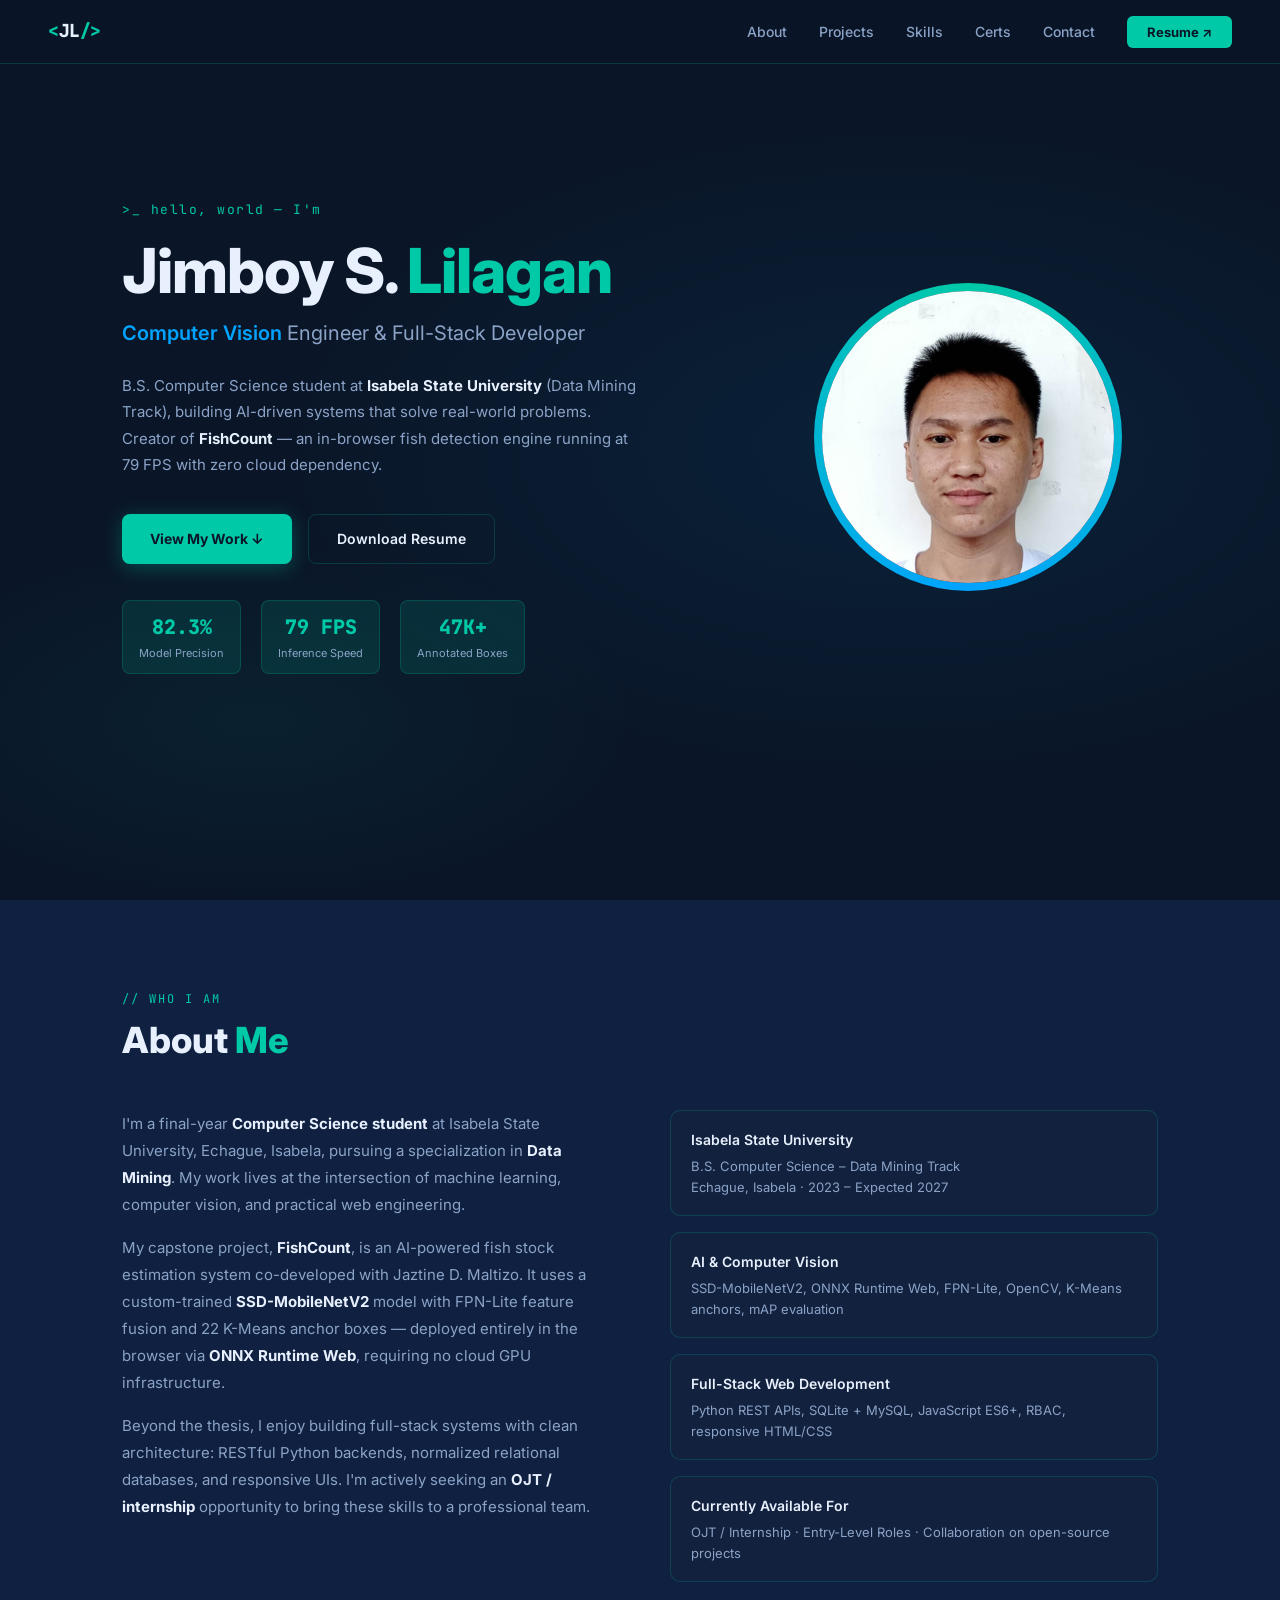
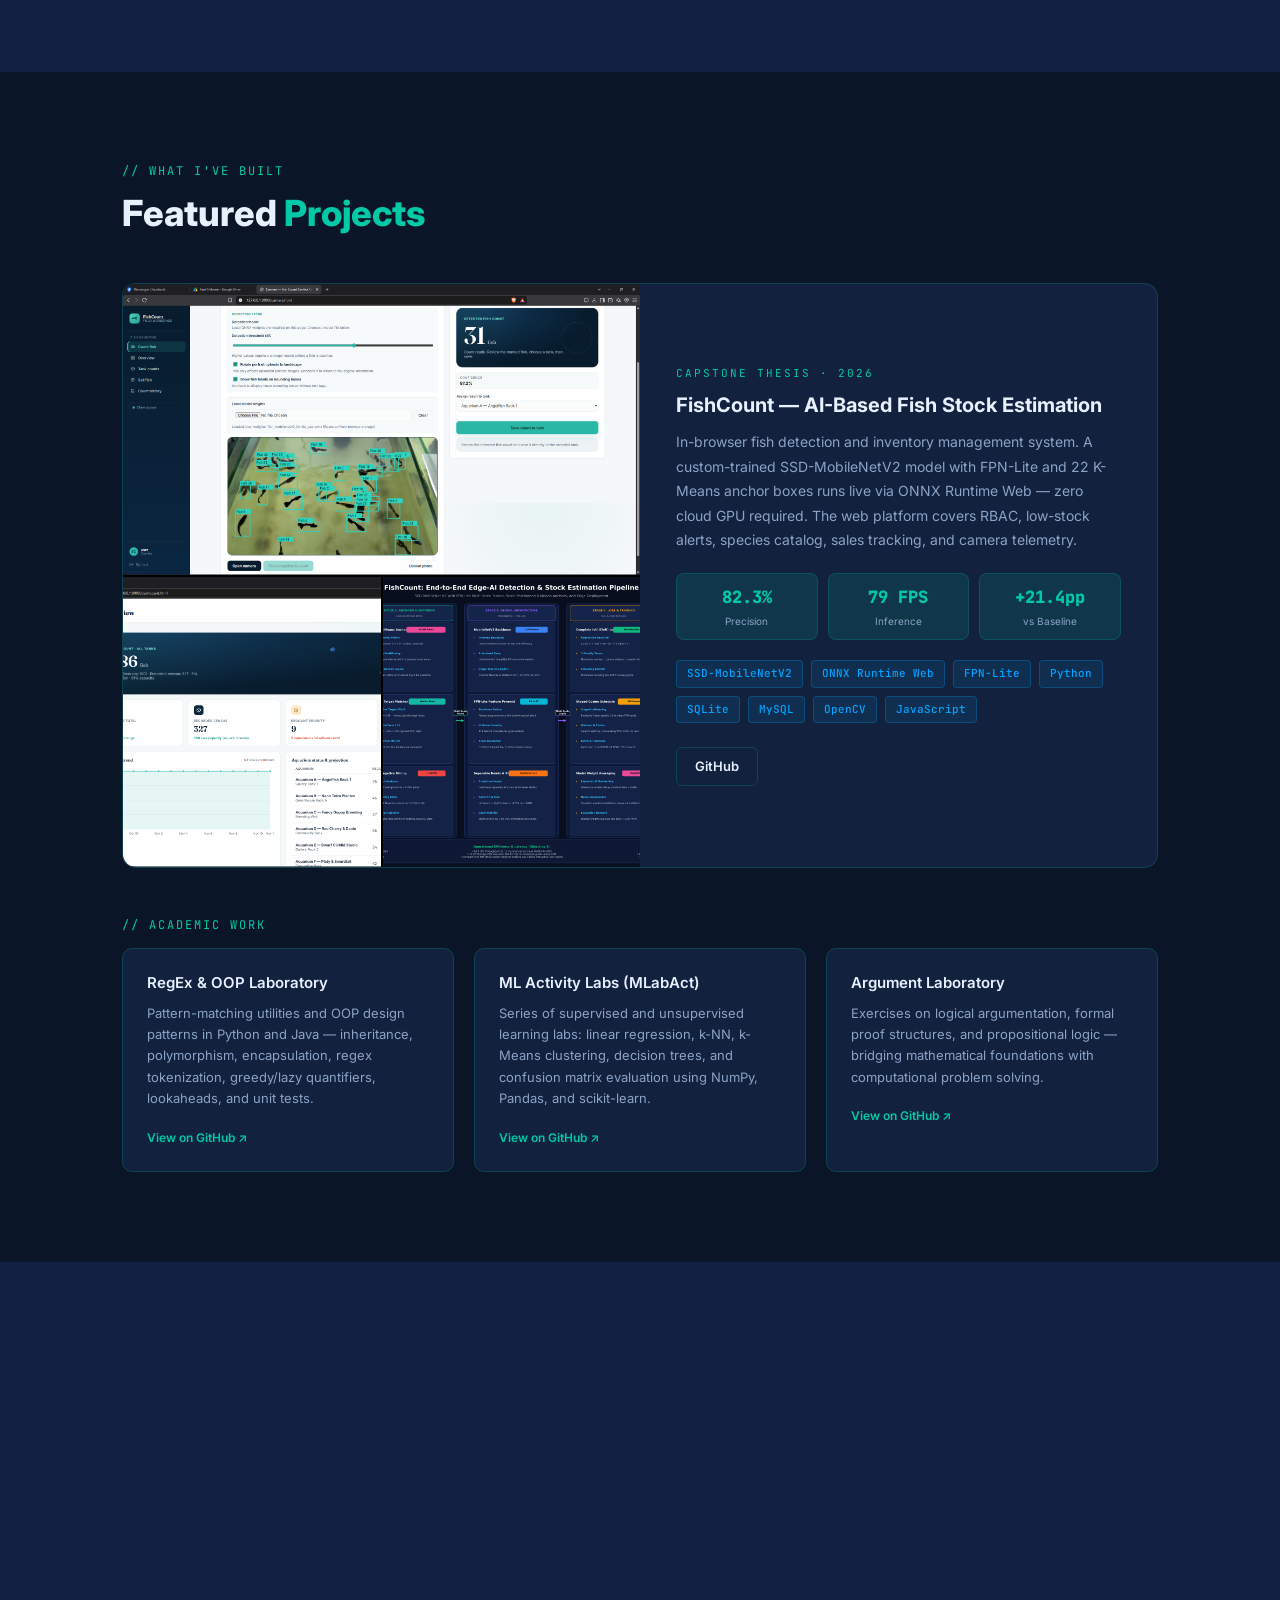
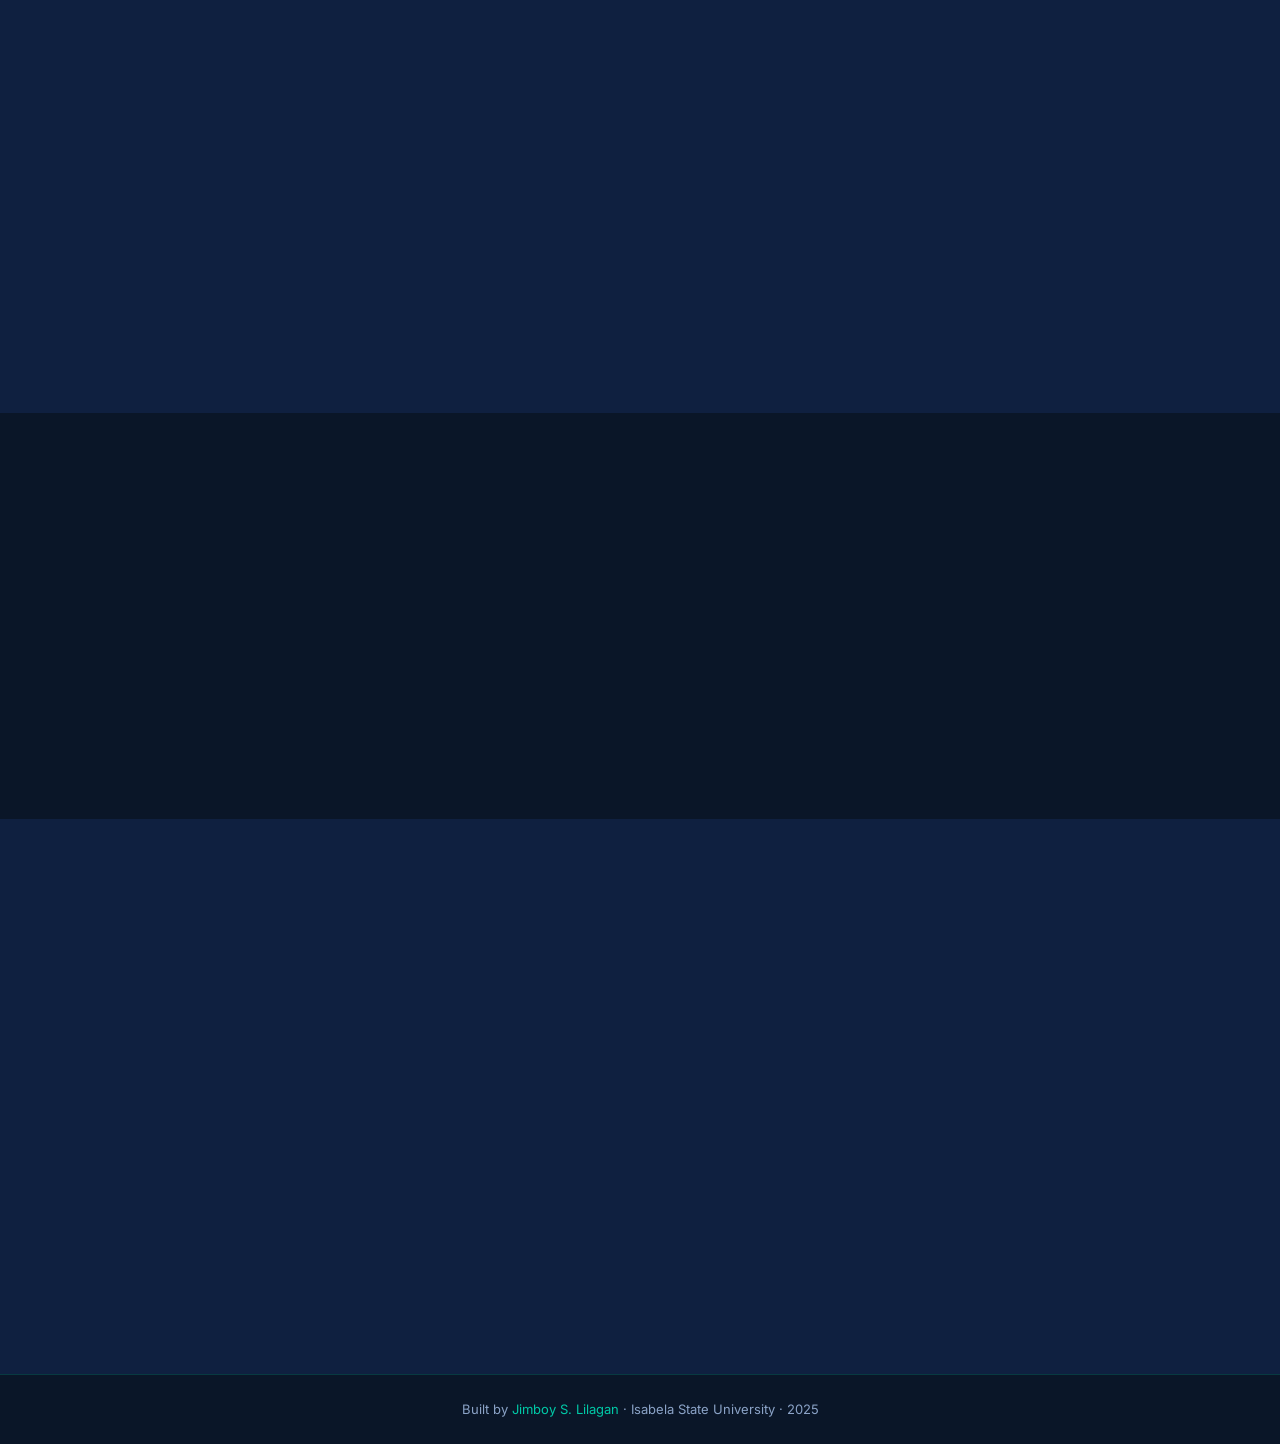
<file: index.html>
<!DOCTYPE html>
<html lang="en">
<head>
  <meta charset="UTF-8">
  <meta name="viewport" content="width=device-width, initial-scale=1.0">
  <meta name="description" content="Jimboy S. Lilagan – Computer Vision Engineer & Full-Stack Developer. Creator of FishCount, an AI-based fish stock estimation system built with SSD-MobileNetV2 and ONNX Runtime Web.">
  <title>Jimboy Lilagan | Portfolio</title>
  <link rel="preconnect" href="https://fonts.googleapis.com">
  <link rel="preconnect" href="https://fonts.gstatic.com" crossorigin>
  <link href="https://fonts.googleapis.com/css2?family=Inter:wght@300;400;500;600;700;800&family=JetBrains+Mono:wght@400;500&display=swap" rel="stylesheet">
  <style>
    /* ━━━━━━━━━━ RESET & BASE ━━━━━━━━━━ */
    *, *::before, *::after { box-sizing: border-box; margin: 0; padding: 0; }
    html { scroll-behavior: smooth; }

    :root {
      --bg: #0a1628;
      --bg2: #0f2040;
      --bg3: #162b52;
      --card: #12213d;
      --accent: #00c9a7;
      --accent2: #00a3ff;
      --accent-dim: rgba(0,201,167,0.12);
      --text: #e8f0fe;
      --text-muted: #8ba3c7;
      --border: rgba(0,201,167,0.2);
      --nav-height: 64px;
    }

    body {
      font-family: 'Inter', sans-serif;
      background: var(--bg);
      color: var(--text);
      line-height: 1.6;
      overflow-x: hidden;
    }

    a { color: var(--accent); text-decoration: none; }
    a:hover { text-decoration: underline; }

    /* ━━━━━━━━━━ SCROLLBAR ━━━━━━━━━━ */
    ::-webkit-scrollbar { width: 6px; }
    ::-webkit-scrollbar-track { background: var(--bg); }
    ::-webkit-scrollbar-thumb { background: var(--accent); border-radius: 3px; }

    /* ━━━━━━━━━━ NAV ━━━━━━━━━━ */
    nav {
      position: fixed;
      top: 0; left: 0; right: 0;
      height: var(--nav-height);
      background: rgba(10,22,40,0.92);
      backdrop-filter: blur(12px);
      border-bottom: 1px solid var(--border);
      z-index: 1000;
      display: flex;
      align-items: center;
      justify-content: space-between;
      padding: 0 48px;
    }
    .nav-logo {
      font-size: 18px;
      font-weight: 800;
      color: var(--accent);
      letter-spacing: -0.5px;
      font-family: 'JetBrains Mono', monospace;
    }
    .nav-logo span { color: var(--text); }
    .nav-links { display: flex; gap: 32px; list-style: none; }
    .nav-links a {
      color: var(--text-muted);
      font-size: 14px;
      font-weight: 500;
      transition: color 0.2s;
    }
    .nav-links a:hover { color: var(--accent); text-decoration: none; }
    .nav-cta {
      background: var(--accent);
      color: #0a1628 !important;
      padding: 8px 20px;
      border-radius: 6px;
      font-weight: 700 !important;
      font-size: 13px !important;
      transition: opacity 0.2s !important;
    }
    .nav-cta:hover { opacity: 0.85; text-decoration: none !important; }

    /* Hamburger (mobile) */
    .hamburger { display: none; flex-direction: column; gap: 5px; cursor: pointer; }
    .hamburger span { width: 24px; height: 2px; background: var(--text); border-radius: 2px; transition: 0.3s; }
    .mobile-menu {
      display: none;
      position: fixed;
      top: var(--nav-height);
      left: 0; right: 0;
      background: var(--bg2);
      border-bottom: 1px solid var(--border);
      padding: 20px 32px;
      flex-direction: column;
      gap: 20px;
      z-index: 999;
    }
    .mobile-menu.open { display: flex; }
    .mobile-menu a { color: var(--text-muted); font-size: 15px; font-weight: 500; }
    .mobile-menu a:hover { color: var(--accent); }

    @media (max-width: 768px) {
      nav { padding: 0 24px; }
      .nav-links { display: none; }
      .hamburger { display: flex; }
    }

    /* ━━━━━━━━━━ SECTION WRAPPER ━━━━━━━━━━ */
    section { padding: 90px 0; }
    .container { max-width: 1100px; margin: 0 auto; padding: 0 32px; }
    .section-label {
      font-family: 'JetBrains Mono', monospace;
      font-size: 12px;
      color: var(--accent);
      letter-spacing: 2px;
      text-transform: uppercase;
      margin-bottom: 10px;
    }
    .section-title {
      font-size: clamp(26px, 4vw, 36px);
      font-weight: 800;
      color: var(--text);
      margin-bottom: 48px;
      line-height: 1.2;
    }
    .section-title span { color: var(--accent); }

    /* ━━━━━━━━━━ HERO ━━━━━━━━━━ */
    #hero {
      min-height: 100vh;
      display: flex;
      align-items: center;
      padding-top: var(--nav-height);
      background: radial-gradient(ellipse 80% 60% at 70% 50%, rgba(0,163,255,0.08) 0%, transparent 60%),
                  radial-gradient(ellipse 60% 40% at 20% 80%, rgba(0,201,167,0.06) 0%, transparent 50%),
                  var(--bg);
    }
    .hero-inner {
      display: grid;
      grid-template-columns: 1fr 380px;
      gap: 60px;
      align-items: center;
      width: 100%;
      max-width: 1100px;
      margin: 0 auto;
      padding: 0 32px;
    }
    .hero-eyebrow {
      font-family: 'JetBrains Mono', monospace;
      font-size: 13px;
      color: var(--accent);
      letter-spacing: 1.5px;
      margin-bottom: 16px;
    }
    .hero-name {
      font-size: clamp(38px, 6vw, 62px);
      font-weight: 800;
      line-height: 1.1;
      letter-spacing: -1px;
      margin-bottom: 12px;
    }
    .hero-name .last { color: var(--accent); }
    .hero-role {
      font-size: clamp(16px, 2.5vw, 20px);
      color: var(--text-muted);
      font-weight: 400;
      margin-bottom: 24px;
    }
    .hero-role strong { color: var(--accent2); font-weight: 600; }
    .hero-desc {
      font-size: 15px;
      color: var(--text-muted);
      line-height: 1.75;
      max-width: 520px;
      margin-bottom: 36px;
    }
    .hero-desc strong { color: var(--text); }
    .hero-btns { display: flex; gap: 16px; flex-wrap: wrap; }
    .btn-primary {
      display: inline-flex;
      align-items: center;
      gap: 8px;
      background: var(--accent);
      color: #0a1628;
      padding: 13px 28px;
      border-radius: 8px;
      font-weight: 700;
      font-size: 14px;
      transition: transform 0.2s, box-shadow 0.2s;
      box-shadow: 0 4px 20px rgba(0,201,167,0.3);
    }
    .btn-primary:hover { transform: translateY(-2px); box-shadow: 0 6px 28px rgba(0,201,167,0.45); text-decoration: none; }
    .btn-secondary {
      display: inline-flex;
      align-items: center;
      gap: 8px;
      border: 1.5px solid var(--border);
      color: var(--text);
      padding: 13px 28px;
      border-radius: 8px;
      font-weight: 600;
      font-size: 14px;
      transition: border-color 0.2s, color 0.2s;
    }
    .btn-secondary:hover { border-color: var(--accent); color: var(--accent); text-decoration: none; }

    /* Hero photo */
    .hero-photo-wrap {
      display: flex;
      justify-content: center;
      align-items: center;
    }
    .hero-photo-ring {
      position: relative;
      width: 300px;
      height: 300px;
    }
    .hero-photo-ring::before {
      content: '';
      position: absolute;
      inset: -4px;
      border-radius: 50%;
      background: conic-gradient(var(--accent), var(--accent2), var(--accent));
      animation: spin 6s linear infinite;
    }
    @keyframes spin { to { transform: rotate(360deg); } }
    .hero-photo-ring img {
      position: absolute;
      inset: 4px;
      width: calc(100% - 8px);
      height: calc(100% - 8px);
      border-radius: 50%;
      object-fit: cover;
      object-position: top;
      background: var(--bg3);
    }

    /* Stat badges */
    .hero-stats {
      display: flex;
      gap: 20px;
      margin-top: 36px;
      flex-wrap: wrap;
    }
    .stat-badge {
      background: var(--accent-dim);
      border: 1px solid var(--border);
      border-radius: 8px;
      padding: 10px 16px;
      text-align: center;
    }
    .stat-num { font-size: 20px; font-weight: 800; color: var(--accent); font-family: 'JetBrains Mono', monospace; }
    .stat-label { font-size: 11px; color: var(--text-muted); margin-top: 2px; }

    @media (max-width: 860px) {
      .hero-inner { grid-template-columns: 1fr; gap: 40px; }
      .hero-photo-wrap { order: -1; }
      .hero-photo-ring { width: 200px; height: 200px; }
    }

    /* ━━━━━━━━━━ ABOUT ━━━━━━━━━━ */
    #about { background: var(--bg2); }
    .about-grid {
      display: grid;
      grid-template-columns: 1fr 1fr;
      gap: 60px;
      align-items: start;
    }
    .about-text p {
      color: var(--text-muted);
      font-size: 15px;
      line-height: 1.8;
      margin-bottom: 16px;
    }
    .about-text p strong { color: var(--text); }
    .about-highlights { display: flex; flex-direction: column; gap: 16px; }
    .highlight-card {
      background: var(--card);
      border: 1px solid var(--border);
      border-radius: 10px;
      padding: 18px 20px;
      display: flex;
      gap: 16px;
      align-items: flex-start;
      transition: border-color 0.2s;
    }
    .highlight-card:hover { border-color: var(--accent); }
    .highlight-icon { display: none; }
    .highlight-title { font-weight: 600; font-size: 14px; color: var(--text); margin-bottom: 4px; }
    .highlight-desc { font-size: 13px; color: var(--text-muted); line-height: 1.6; }

    @media (max-width: 768px) {
      .about-grid { grid-template-columns: 1fr; gap: 36px; }
    }

    /* ━━━━━━━━━━ PROJECTS ━━━━━━━━━━ */
    #projects { background: var(--bg); }
    .project-card {
      background: var(--card);
      border: 1px solid var(--border);
      border-radius: 14px;
      overflow: hidden;
      display: grid;
      grid-template-columns: 1fr 1fr;
      gap: 0;
      margin-bottom: 36px;
      transition: border-color 0.25s, transform 0.25s;
    }
    .project-card:hover { border-color: var(--accent); transform: translateY(-3px); }
    .project-card.reverse { direction: rtl; }
    .project-card.reverse > * { direction: ltr; }

    .project-screenshots {
      display: grid;
      grid-template-columns: 1fr 1fr;
      grid-template-rows: 1fr 1fr;
      gap: 2px;
      background: #000;
      min-height: 280px;
    }
    .project-screenshots img {
      width: 100%;
      height: 100%;
      object-fit: cover;
      display: block;
      transition: opacity 0.2s;
    }
    .project-screenshots img:hover { opacity: 0.85; }
    .project-screenshots .span2 { grid-column: span 2; }

    .project-info {
      padding: 32px 36px;
      display: flex;
      flex-direction: column;
      justify-content: center;
    }
    .project-label {
      font-family: 'JetBrains Mono', monospace;
      font-size: 11px;
      color: var(--accent);
      letter-spacing: 2px;
      text-transform: uppercase;
      margin-bottom: 10px;
    }
    .project-title { font-size: 20px; font-weight: 700; color: var(--text); margin-bottom: 12px; line-height: 1.3; }
    .project-desc { font-size: 14px; color: var(--text-muted); line-height: 1.75; margin-bottom: 20px; }
    .project-metrics {
      display: grid;
      grid-template-columns: repeat(3, 1fr);
      gap: 10px;
      margin-bottom: 20px;
    }
    .metric {
      background: var(--accent-dim);
      border: 1px solid var(--border);
      border-radius: 8px;
      padding: 10px;
      text-align: center;
    }
    .metric-val { font-size: 17px; font-weight: 800; color: var(--accent); font-family: 'JetBrains Mono', monospace; }
    .metric-desc { font-size: 10px; color: var(--text-muted); margin-top: 2px; }
    .tech-tags { display: flex; flex-wrap: wrap; gap: 8px; margin-bottom: 24px; }
    .tech-tag {
      background: rgba(0,163,255,0.1);
      border: 1px solid rgba(0,163,255,0.25);
      color: var(--accent2);
      font-size: 11px;
      font-family: 'JetBrains Mono', monospace;
      padding: 4px 10px;
      border-radius: 4px;
      font-weight: 500;
    }
    .project-links { display: flex; gap: 12px; }
    .link-btn {
      display: inline-flex;
      align-items: center;
      gap: 6px;
      font-size: 13px;
      font-weight: 600;
      padding: 8px 18px;
      border-radius: 6px;
      border: 1.5px solid var(--border);
      color: var(--text);
      transition: border-color 0.2s, color 0.2s;
    }
    .link-btn:hover { border-color: var(--accent); color: var(--accent); text-decoration: none; }

    /* Lab projects mini-grid */
    .mini-projects { display: grid; grid-template-columns: repeat(auto-fill, minmax(280px, 1fr)); gap: 20px; margin-top: 12px; }
    .mini-card {
      background: var(--card);
      border: 1px solid var(--border);
      border-radius: 10px;
      padding: 22px 24px;
      transition: border-color 0.2s, transform 0.2s;
    }
    .mini-card:hover { border-color: var(--accent); transform: translateY(-2px); }
    .mini-icon { display: none; }
    .mini-title { font-size: 15px; font-weight: 600; color: var(--text); margin-bottom: 8px; }
    .mini-desc { font-size: 13px; color: var(--text-muted); line-height: 1.65; margin-bottom: 14px; }
    .mini-link { font-size: 12px; font-weight: 600; color: var(--accent); }

    @media (max-width: 860px) {
      .project-card { grid-template-columns: 1fr; }
      .project-card.reverse { direction: ltr; }
      .project-screenshots { min-height: 200px; }
    }

    /* ━━━━━━━━━━ SKILLS ━━━━━━━━━━ */
    #skills { background: var(--bg2); }
    .skills-grid { display: grid; grid-template-columns: repeat(auto-fill, minmax(240px, 1fr)); gap: 20px; }
    .skill-group {
      background: var(--card);
      border: 1px solid var(--border);
      border-radius: 12px;
      padding: 22px;
      transition: border-color 0.2s;
    }
    .skill-group:hover { border-color: var(--accent); }
    .skill-group-icon { display: none; }
    .skill-group-title { font-size: 14px; font-weight: 700; color: var(--text); margin-bottom: 12px; }
    .skill-items-list { display: flex; flex-wrap: wrap; gap: 7px; }
    .skill-pill {
      background: var(--accent-dim);
      border: 1px solid var(--border);
      color: var(--text-muted);
      font-size: 11.5px;
      padding: 4px 10px;
      border-radius: 20px;
      font-weight: 500;
    }

    /* ━━━━━━━━━━ CERTIFICATIONS ━━━━━━━━━━ */
    #certifications { background: var(--bg); }
    .certs-row { display: flex; gap: 24px; flex-wrap: wrap; }
    .cert-card {
      background: var(--card);
      border: 1px solid var(--border);
      border-radius: 12px;
      padding: 24px 28px;
      display: flex;
      align-items: center;
      gap: 20px;
      flex: 1;
      min-width: 280px;
      transition: border-color 0.2s;
    }
    .cert-card:hover { border-color: var(--accent); }
    .cert-badge { width: 56px; height: 56px; flex-shrink: 0; }
    .cert-title { font-size: 15px; font-weight: 600; color: var(--text); margin-bottom: 4px; }
    .cert-issuer { font-size: 13px; color: var(--text-muted); }

    /* ━━━━━━━━━━ CONTACT ━━━━━━━━━━ */
    #contact { background: var(--bg2); }
    .contact-box {
      background: var(--card);
      border: 1px solid var(--border);
      border-radius: 16px;
      padding: 48px;
      text-align: center;
      max-width: 640px;
      margin: 0 auto;
    }
    .contact-box p { color: var(--text-muted); font-size: 15px; line-height: 1.7; margin-bottom: 32px; }
    .contact-links { display: flex; justify-content: center; gap: 20px; flex-wrap: wrap; }
    .contact-link {
      display: flex;
      align-items: center;
      gap: 8px;
      padding: 12px 22px;
      border-radius: 8px;
      border: 1.5px solid var(--border);
      color: var(--text);
      font-size: 14px;
      font-weight: 600;
      transition: border-color 0.2s, color 0.2s;
    }
    .contact-link:hover { border-color: var(--accent); color: var(--accent); text-decoration: none; }
    .contact-link.primary { background: var(--accent); color: #0a1628; border-color: var(--accent); }
    .contact-link.primary:hover { opacity: 0.85; color: #0a1628; }

    /* ━━━━━━━━━━ FOOTER ━━━━━━━━━━ */
    footer {
      background: var(--bg);
      border-top: 1px solid var(--border);
      padding: 24px 32px;
      text-align: center;
      font-size: 13px;
      color: var(--text-muted);
    }
    footer a { color: var(--accent); }

    /* ━━━━━━━━━━ FADE-IN ANIMATION ━━━━━━━━━━ */
    .fade-in { opacity: 0; transform: translateY(24px); transition: opacity 0.6s ease, transform 0.6s ease; }
    .fade-in.visible { opacity: 1; transform: none; }
  </style>
</head>
<body>

<!-- ══ NAV ══ -->
<nav>
  <div class="nav-logo">&lt;<span>JL</span>/&gt;</div>
  <ul class="nav-links">
    <li><a href="#about">About</a></li>
    <li><a href="#projects">Projects</a></li>
    <li><a href="#skills">Skills</a></li>
    <li><a href="#certifications">Certs</a></li>
    <li><a href="#contact">Contact</a></li>
    <li><a href="resume.html" class="nav-cta">Resume ↗</a></li>
  </ul>
  <div class="hamburger" onclick="toggleMenu()" aria-label="Menu">
    <span></span><span></span><span></span>
  </div>
</nav>
<div class="mobile-menu" id="mobileMenu">
  <a href="#about" onclick="toggleMenu()">About</a>
  <a href="#projects" onclick="toggleMenu()">Projects</a>
  <a href="#skills" onclick="toggleMenu()">Skills</a>
  <a href="#certifications" onclick="toggleMenu()">Certs</a>
  <a href="#contact" onclick="toggleMenu()">Contact</a>
  <a href="resume.html">Resume ↗</a>
</div>

<!-- ══ HERO ══ -->
<section id="hero">
  <div class="hero-inner">
    <div class="hero-left">
      <div class="hero-eyebrow">&gt;_ hello, world — I'm</div>
      <h1 class="hero-name">Jimboy S. <span class="last">Lilagan</span></h1>
      <p class="hero-role"><strong>Computer Vision</strong> Engineer &amp; Full-Stack Developer</p>
      <p class="hero-desc">
        B.S. Computer Science student at <strong>Isabela State University</strong> (Data Mining Track), building AI-driven systems that solve real-world problems. Creator of <strong>FishCount</strong> — an in-browser fish detection engine running at 79 FPS with zero cloud dependency.
      </p>
      <div class="hero-btns">
        <a href="#projects" class="btn-primary">View My Work ↓</a>
        <a href="resume.html" class="btn-secondary">Download Resume</a>
      </div>
      <div class="hero-stats">
        <div class="stat-badge">
          <div class="stat-num">82.3%</div>
          <div class="stat-label">Model Precision</div>
        </div>
        <div class="stat-badge">
          <div class="stat-num">79 FPS</div>
          <div class="stat-label">Inference Speed</div>
        </div>
        <div class="stat-badge">
          <div class="stat-num">47K+</div>
          <div class="stat-label">Annotated Boxes</div>
        </div>
      </div>
    </div>
    <div class="hero-photo-wrap">
      <div class="hero-photo-ring">
        <img src="profile.jpg" alt="Jimboy S. Lilagan">
      </div>
    </div>
  </div>
</section>

<!-- ══ ABOUT ══ -->
<section id="about">
  <div class="container fade-in">
    <div class="section-label">// who I am</div>
    <h2 class="section-title">About <span>Me</span></h2>
    <div class="about-grid">
      <div class="about-text">
        <p>
          I'm a final-year <strong>Computer Science student</strong> at Isabela State University, Echague, Isabela, pursuing a specialization in <strong>Data Mining</strong>. My work lives at the intersection of machine learning, computer vision, and practical web engineering.
        </p>
        <p>
          My capstone project, <strong>FishCount</strong>, is an AI-powered fish stock estimation system co-developed with Jaztine D. Maltizo. It uses a custom-trained <strong>SSD-MobileNetV2</strong> model with FPN-Lite feature fusion and 22 K-Means anchor boxes — deployed entirely in the browser via <strong>ONNX Runtime Web</strong>, requiring no cloud GPU infrastructure.
        </p>
        <p>
          Beyond the thesis, I enjoy building full-stack systems with clean architecture: RESTful Python backends, normalized relational databases, and responsive UIs. I'm actively seeking an <strong>OJT / internship</strong> opportunity to bring these skills to a professional team.
        </p>
      </div>
      <div class="about-highlights">
        <div class="highlight-card">
          <div class="highlight-icon"></div>
          <div>
            <div class="highlight-title">Isabela State University</div>
            <div class="highlight-desc">B.S. Computer Science – Data Mining Track<br>Echague, Isabela · 2023 – Expected 2027</div>
          </div>
        </div>
        <div class="highlight-card">
          <div class="highlight-icon"></div>
          <div>
            <div class="highlight-title">AI & Computer Vision</div>
            <div class="highlight-desc">SSD-MobileNetV2, ONNX Runtime Web, FPN-Lite, OpenCV, K-Means anchors, mAP evaluation</div>
          </div>
        </div>
        <div class="highlight-card">
          <div class="highlight-icon"></div>
          <div>
            <div class="highlight-title">Full-Stack Web Development</div>
            <div class="highlight-desc">Python REST APIs, SQLite + MySQL, JavaScript ES6+, RBAC, responsive HTML/CSS</div>
          </div>
        </div>
        <div class="highlight-card">
          <div class="highlight-icon"></div>
          <div>
            <div class="highlight-title">Currently Available For</div>
            <div class="highlight-desc">OJT / Internship · Entry-Level Roles · Collaboration on open-source projects</div>
          </div>
        </div>
      </div>
    </div>
  </div>
</section>

<!-- ══ PROJECTS ══ -->
<section id="projects">
  <div class="container">
    <div class="section-label fade-in">// what I've built</div>
    <h2 class="section-title fade-in">Featured <span>Projects</span></h2>

    <!-- FishCount -->
    <div class="project-card fade-in">
      <div class="project-screenshots">
        <img src="fishcount/dashboard_ui.png" alt="FishCount Dashboard" class="span2">
        <img src="fishcount/camera_detection_ui.png" alt="Camera Detection">
        <img src="fishcount/ai_pipeline.png" alt="AI Pipeline">
      </div>
      <div class="project-info">
        <div class="project-label">Capstone Thesis · 2026</div>
        <h3 class="project-title">FishCount — AI-Based Fish Stock Estimation</h3>
        <p class="project-desc">
          In-browser fish detection and inventory management system. A custom-trained SSD-MobileNetV2 model with FPN-Lite and 22 K-Means anchor boxes runs live via ONNX Runtime Web — zero cloud GPU required. The web platform covers RBAC, low-stock alerts, species catalog, sales tracking, and camera telemetry.
        </p>
        <div class="project-metrics">
          <div class="metric">
            <div class="metric-val">82.3%</div>
            <div class="metric-desc">Precision</div>
          </div>
          <div class="metric">
            <div class="metric-val">79 FPS</div>
            <div class="metric-desc">Inference</div>
          </div>
          <div class="metric">
            <div class="metric-val">+21.4pp</div>
            <div class="metric-desc">vs Baseline</div>
          </div>
        </div>
        <div class="tech-tags">
          <span class="tech-tag">SSD-MobileNetV2</span>
          <span class="tech-tag">ONNX Runtime Web</span>
          <span class="tech-tag">FPN-Lite</span>
          <span class="tech-tag">Python</span>
          <span class="tech-tag">SQLite</span>
          <span class="tech-tag">MySQL</span>
          <span class="tech-tag">OpenCV</span>
          <span class="tech-tag">JavaScript</span>
        </div>
        <div class="project-links">
          <a href="https://github.com/LilaganJimboy" target="_blank" class="link-btn">GitHub</a>
        </div>
      </div>
    </div>

    <!-- Lab projects -->
    <div class="section-label fade-in" style="margin-top:48px;">// academic work</div>
    <div class="mini-projects fade-in">
      <div class="mini-card">
        <div class="mini-icon">🔤</div>
        <div class="mini-title">RegEx & OOP Laboratory</div>
        <div class="mini-desc">Pattern-matching utilities and OOP design patterns in Python and Java — inheritance, polymorphism, encapsulation, regex tokenization, greedy/lazy quantifiers, lookaheads, and unit tests.</div>
        <a href="https://github.com/LilaganJimboy/Lilagan-RegEx-OOP" target="_blank" class="mini-link">View on GitHub ↗</a>
      </div>
      <div class="mini-card">
        <div class="mini-icon">📊</div>
        <div class="mini-title">ML Activity Labs (MLabAct)</div>
        <div class="mini-desc">Series of supervised and unsupervised learning labs: linear regression, k-NN, k-Means clustering, decision trees, and confusion matrix evaluation using NumPy, Pandas, and scikit-learn.</div>
        <a href="https://github.com/LilaganJimboy/MLabAct" target="_blank" class="mini-link">View on GitHub ↗</a>
      </div>
      <div class="mini-card">
        <div class="mini-icon">⚡</div>
        <div class="mini-title">Argument Laboratory</div>
        <div class="mini-desc">Exercises on logical argumentation, formal proof structures, and propositional logic — bridging mathematical foundations with computational problem solving.</div>
        <a href="https://github.com/LilaganJimboy/Lilagan-Jimboy-S-Argument-Lab" target="_blank" class="mini-link">View on GitHub ↗</a>
      </div>
    </div>
  </div>
</section>

<!-- ══ SKILLS ══ -->
<section id="skills">
  <div class="container">
    <div class="section-label fade-in">// my toolkit</div>
    <h2 class="section-title fade-in">Technical <span>Skills</span></h2>
    <div class="skills-grid fade-in">
      <div class="skill-group">
        <div class="skill-group-icon"></div>
        <div class="skill-group-title">Languages</div>
        <div class="skill-items-list">
          <span class="skill-pill">Python</span>
          <span class="skill-pill">JavaScript</span>
          <span class="skill-pill">SQL</span>
          <span class="skill-pill">Java</span>
          <span class="skill-pill">HTML5</span>
          <span class="skill-pill">CSS3</span>
          <span class="skill-pill">C/C++</span>
        </div>
      </div>
      <div class="skill-group">
        <div class="skill-group-icon">👁️</div>
        <div class="skill-group-title">AI & Computer Vision</div>
        <div class="skill-items-list">
          <span class="skill-pill">SSD-MobileNetV2</span>
          <span class="skill-pill">ONNX Runtime Web</span>
          <span class="skill-pill">FPN-Lite</span>
          <span class="skill-pill">OpenCV</span>
          <span class="skill-pill">K-Means</span>
          <span class="skill-pill">IoU / mAP</span>
        </div>
      </div>
      <div class="skill-group">
        <div class="skill-group-icon">🌐</div>
        <div class="skill-group-title">Web & Backend</div>
        <div class="skill-items-list">
          <span class="skill-pill">Python HTTP Server</span>
          <span class="skill-pill">REST APIs</span>
          <span class="skill-pill">RBAC</span>
          <span class="skill-pill">Session Auth</span>
          <span class="skill-pill">Responsive UI</span>
        </div>
      </div>
      <div class="skill-group">
        <div class="skill-group-icon">🗄️</div>
        <div class="skill-group-title">Databases</div>
        <div class="skill-items-list">
          <span class="skill-pill">SQLite</span>
          <span class="skill-pill">MySQL</span>
          <span class="skill-pill">Schema Design</span>
          <span class="skill-pill">Normalization</span>
          <span class="skill-pill">Migrations</span>
        </div>
      </div>
      <div class="skill-group">
        <div class="skill-group-icon">📈</div>
        <div class="skill-group-title">Data Mining</div>
        <div class="skill-items-list">
          <span class="skill-pill">NumPy</span>
          <span class="skill-pill">Pandas</span>
          <span class="skill-pill">scikit-learn</span>
          <span class="skill-pill">Precision/Recall</span>
          <span class="skill-pill">F1 / mAP</span>
          <span class="skill-pill">Clustering</span>
        </div>
      </div>
      <div class="skill-group">
        <div class="skill-group-icon">🛠️</div>
        <div class="skill-group-title">Tools & Workflow</div>
        <div class="skill-items-list">
          <span class="skill-pill">Git</span>
          <span class="skill-pill">GitHub</span>
          <span class="skill-pill">VS Code</span>
          <span class="skill-pill">Postman</span>
          <span class="skill-pill">Linux CLI</span>
          <span class="skill-pill">unittest</span>
        </div>
      </div>
    </div>
  </div>
</section>

<!-- ══ CERTIFICATIONS ══ -->
<section id="certifications">
  <div class="container">
    <div class="section-label fade-in">// credentials</div>
    <h2 class="section-title fade-in">Certifi<span>cations</span></h2>
    <div class="certs-row fade-in">
      <div class="cert-card">
        <img class="cert-badge" src="certifications/huawei-medal.svg" alt="Huawei ICT Badge">
        <div>
          <div class="cert-title">Overview of Artificial Intelligence</div>
          <div class="cert-issuer">Huawei ICT Academy</div>
        </div>
      </div>
      <div class="cert-card">
        <img class="cert-badge" src="certifications/huawei-medal.svg" alt="Huawei ICT Badge">
        <div>
          <div class="cert-title">Python Programming Basics</div>
          <div class="cert-issuer">Huawei ICT Academy</div>
        </div>
      </div>
    </div>
  </div>
</section>

<!-- ══ CONTACT ══ -->
<section id="contact">
  <div class="container fade-in">
    <div class="section-label">// get in touch</div>
    <h2 class="section-title">Let's <span>Connect</span></h2>
    <div class="contact-box">
      <p>
        I'm actively looking for <strong style="color:var(--text)">OJT opportunities, internships, and entry-level roles</strong> in computer vision, full-stack development, or data engineering. Feel free to reach out — I'd love to collaborate!
      </p>
      <div class="contact-links">
        <a href="mailto:lilaganjimboy24@gmail.com" class="contact-link primary">Email Me</a>
        <a href="https://github.com/LilaganJimboy" target="_blank" class="contact-link">GitHub</a>
        <a href="resume.html" class="contact-link">Resume</a>
      </div>
    </div>
  </div>
</section>

<!-- ══ FOOTER ══ -->
<footer>
  <p>Built by <a href="https://github.com/LilaganJimboy">Jimboy S. Lilagan</a> · Isabela State University · 2025</p>
</footer>

<script>
  // Mobile menu
  function toggleMenu() {
    document.getElementById('mobileMenu').classList.toggle('open');
  }

  // Scroll-based fade-in
  const observer = new IntersectionObserver((entries) => {
    entries.forEach(e => { if (e.isIntersecting) { e.target.classList.add('visible'); } });
  }, { threshold: 0.12 });
  document.querySelectorAll('.fade-in').forEach(el => observer.observe(el));

  // Active nav link highlight
  const sections = document.querySelectorAll('section[id]');
  const navLinks = document.querySelectorAll('.nav-links a');
  window.addEventListener('scroll', () => {
    let cur = '';
    sections.forEach(s => { if (window.scrollY >= s.offsetTop - 90) cur = s.id; });
    navLinks.forEach(a => {
      a.style.color = a.getAttribute('href') === '#' + cur ? 'var(--accent)' : '';
    });
  });
</script>
</body>
</html>
</file>
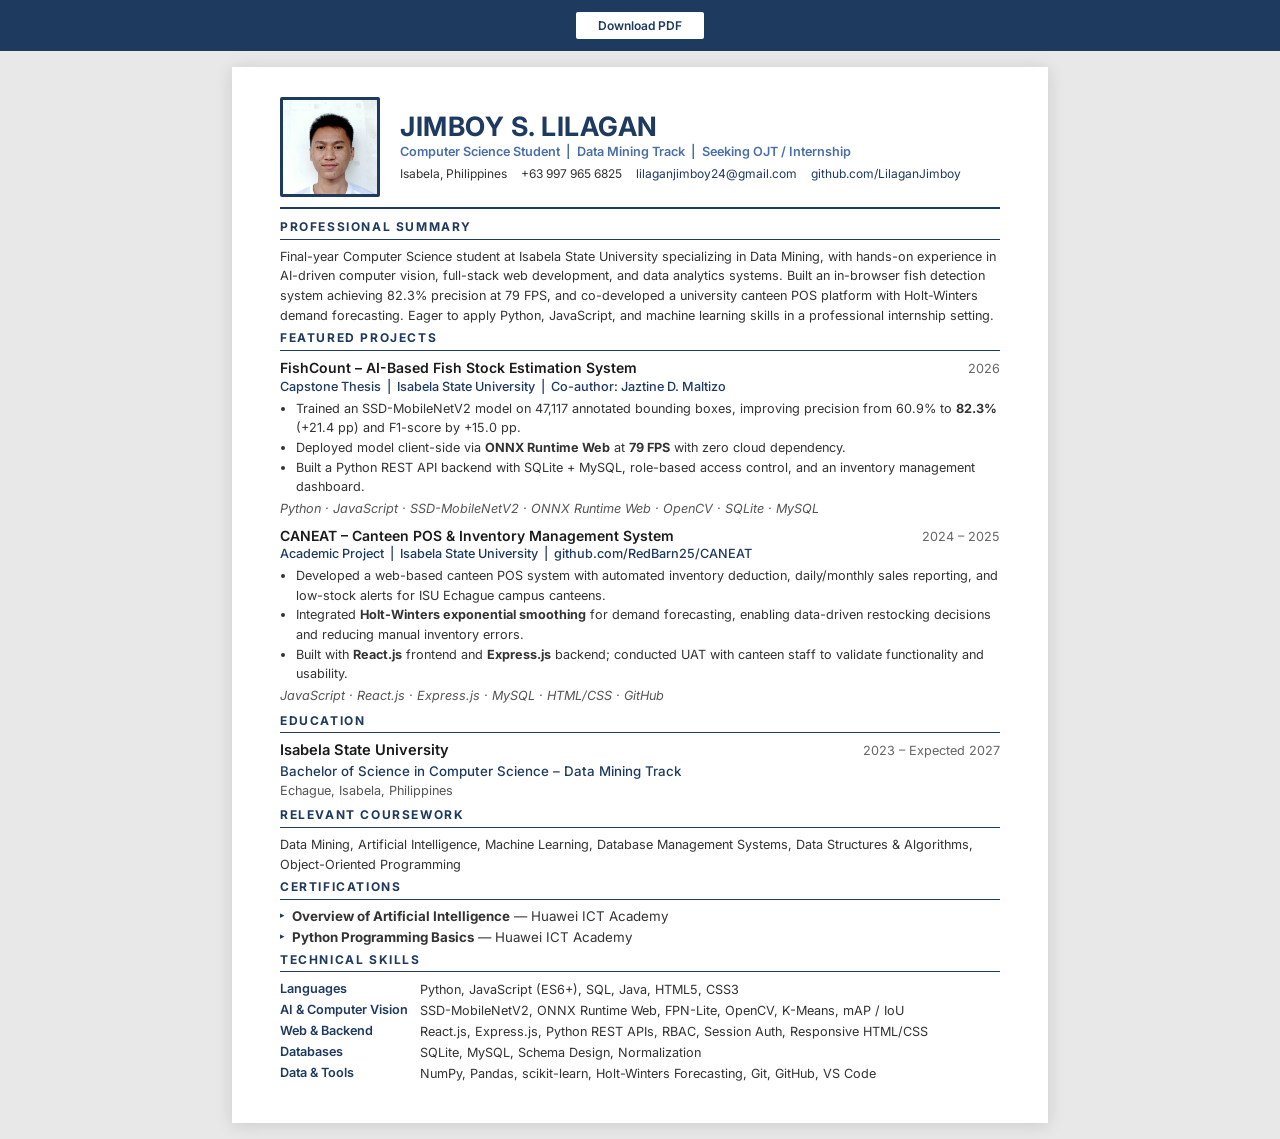
<file: resume.html>
<!DOCTYPE html>
<html lang="en">
<head>
  <meta charset="UTF-8">
  <meta name="viewport" content="width=device-width, initial-scale=1.0">
  <title>Jimboy S. Lilagan – Resume</title>
  <link rel="preconnect" href="https://fonts.googleapis.com">
  <link rel="preconnect" href="https://fonts.gstatic.com" crossorigin>
  <link href="https://fonts.googleapis.com/css2?family=Inter:wght@300;400;500;600;700&display=swap" rel="stylesheet">
  <style>
    *, *::before, *::after { box-sizing: border-box; margin: 0; padding: 0; }

    body {
      font-family: 'Inter', Arial, sans-serif;
      font-size: 10pt;
      color: #1a1a1a;
      background: #e8e8e8;
      line-height: 1.4;
    }

    /* ── PDF Button ── */
    #pdf-btn {
      display: flex;
      justify-content: center;
      padding: 10px;
      background: #1e3a5f;
      position: sticky;
      top: 0;
      z-index: 100;
    }
    #pdf-btn button {
      background: #fff;
      color: #1e3a5f;
      border: 2px solid #1e3a5f;
      padding: 6px 22px;
      font-family: 'Inter', sans-serif;
      font-size: 12px;
      font-weight: 600;
      border-radius: 4px;
      cursor: pointer;
    }
    #pdf-btn button:hover { background: #1e3a5f; color: #fff; }
    @media print { #pdf-btn { display: none; } }

    /* ── Paper — fixed letter size ── */
    .paper {
      background: #fff;
      width: 816px;
      height: 1056px;
      overflow: hidden;
      margin: 16px auto;
      padding: 30px 48px 26px;
      box-shadow: 0 2px 16px rgba(0,0,0,0.13);
    }

    /* ── Header ── */
    .header {
      display: flex;
      align-items: center;
      gap: 20px;
      padding-bottom: 10px;
      border-bottom: 2px solid #1e3a5f;
      margin-bottom: 10px;
    }
    .photo {
      width: 100px;
      height: 100px;
      border-radius: 2px;
      object-fit: cover;
      object-position: center top;
      border: 3px solid #1e3a5f;
      flex-shrink: 0;
    }
    .header-text { flex: 1; min-width: 0; }
    .name {
      font-size: 20pt;
      font-weight: 700;
      color: #1e3a5f;
      letter-spacing: 0.5px;
      line-height: 1.1;
    }
    .title {
      font-size: 9.5pt;
      font-weight: 600;
      color: #4a6fa5;
      margin: 2px 0 5px;
    }
    .contact-strip {
      display: flex;
      justify-content: flex-start;
      flex-wrap: wrap;
      column-gap: 14px;
      row-gap: 2px;
      font-size: 9pt;
      color: #333;
    }
    .contact-strip a { color: #1e3a5f; text-decoration: none; }

    /* ── Sections ── */
    .section { margin-top: 5px; }
    .section-title {
      font-size: 9pt;
      font-weight: 700;
      letter-spacing: 1.6px;
      text-transform: uppercase;
      color: #1e3a5f;
      margin-bottom: 3px;
    }
    .section-divider {
      border: none;
      border-top: 1.5px solid #1e3a5f;
      margin-bottom: 7px;
    }

    /* ── Summary ── */
    .summary-text { font-size: 9.5pt; color: #333; line-height: 1.55; }

    /* ── Entry ── */
    .entry { margin-bottom: 8px; }
    .entry-header {
      display: flex;
      justify-content: space-between;
      align-items: baseline;
    }
    .entry-title { font-weight: 600; font-size: 10.5pt; color: #1a1a1a; }
    .entry-org { font-size: 9.5pt; color: #1e3a5f; font-weight: 500; }
    .entry-date { font-size: 9.5pt; color: #666; white-space: nowrap; }
    .entry-bullets { margin-top: 3px; padding-left: 16px; }
    .entry-bullets li { margin-bottom: 0; font-size: 9.5pt; color: #333; line-height: 1.55; }
    .entry-tech { font-size: 9.5pt; color: #555; font-style: italic; margin-top: 3px; display: block; }

    /* ── Education ── */
    .edu-row { display: flex; justify-content: space-between; align-items: baseline; }
    .edu-school { font-weight: 600; font-size: 11pt; }
    .edu-date { font-size: 9.5pt; color: #666; }
    .edu-degree { font-size: 10pt; color: #1e3a5f; font-weight: 500; margin-top: 1px; }
    .edu-detail { font-size: 9.5pt; color: #555; margin-top: 1px; }

    /* ── Certifications ── */
    .cert-list { list-style: none; padding: 0; display: flex; flex-direction: column; gap: 2px; }
    .cert-list li { font-size: 10pt; color: #333; padding-left: 12px; position: relative; }
    .cert-list li::before { content: "▸"; position: absolute; left: 0; color: #1e3a5f; font-size: 9px; top: 2px; }

    /* ── Skills ── */
    .skills-table { width: 100%; border-collapse: collapse; }
    .skills-table td { vertical-align: top; padding: 1px 0; font-size: 9.5pt; }
    .skill-cat { font-weight: 600; color: #1e3a5f; width: 140px; padding-right: 8px; white-space: nowrap; }
    .skill-items { color: #333; line-height: 1.5; }

    @media print {
      @page { size: letter; margin: 0; }
      body { background: #fff; }
      .paper { box-shadow: none; margin: 0; padding: 30px 48px 26px; width: 816px; height: 1056px; overflow: hidden; }
    }
  </style>
</head>
<body>

<div id="pdf-btn">
  <button onclick="exportPDF()">Download PDF</button>
</div>

<div class="paper">

  <!-- HEADER -->
  <div class="header">
    <img class="photo" src="profile.jpg" alt="Jimboy S. Lilagan">
    <div class="header-text">
      <div class="name">JIMBOY S. LILAGAN</div>
      <div class="title">Computer Science Student &nbsp;|&nbsp; Data Mining Track &nbsp;|&nbsp; Seeking OJT / Internship</div>
      <div class="contact-strip">
        <span>Isabela, Philippines</span>
        <span>+63 997 965 6825</span>
        <span><a href="mailto:lilaganjimboy24@gmail.com">lilaganjimboy24@gmail.com</a></span>
        <span><a href="https://github.com/LilaganJimboy" target="_blank">github.com/LilaganJimboy</a></span>
      </div>
    </div>
  </div>

  <!-- SUMMARY -->
  <div class="section">
    <div class="section-title">Professional Summary</div>
    <hr class="section-divider">
    <p class="summary-text">
      Final-year Computer Science student at Isabela State University specializing in Data Mining, with hands-on experience in AI-driven computer vision, full-stack web development, and data analytics systems. Built an in-browser fish detection system achieving 82.3% precision at 79 FPS, and co-developed a university canteen POS platform with Holt-Winters demand forecasting. Eager to apply Python, JavaScript, and machine learning skills in a professional internship setting.
    </p>
  </div>

  <!-- PROJECTS -->
  <div class="section">
    <div class="section-title">Featured Projects</div>
    <hr class="section-divider">

    <div class="entry">
      <div class="entry-header">
        <span class="entry-title">FishCount – AI-Based Fish Stock Estimation System</span>
        <span class="entry-date">2026</span>
      </div>
      <div class="entry-org">Capstone Thesis &nbsp;|&nbsp; Isabela State University &nbsp;|&nbsp; Co-author: Jaztine D. Maltizo</div>
      <ul class="entry-bullets">
        <li>Trained an SSD-MobileNetV2 model on 47,117 annotated bounding boxes, improving precision from 60.9% to <strong>82.3%</strong> (+21.4 pp) and F1-score by +15.0 pp.</li>
        <li>Deployed model client-side via <strong>ONNX Runtime Web</strong> at <strong>79 FPS</strong> with zero cloud dependency.</li>
        <li>Built a Python REST API backend with SQLite + MySQL, role-based access control, and an inventory management dashboard.</li>
      </ul>
      <span class="entry-tech">Python · JavaScript · SSD-MobileNetV2 · ONNX Runtime Web · OpenCV · SQLite · MySQL</span>
    </div>

    <div class="entry">
      <div class="entry-header">
        <span class="entry-title">CANEAT – Canteen POS &amp; Inventory Management System</span>
        <span class="entry-date">2024 – 2025</span>
      </div>
      <div class="entry-org">Academic Project &nbsp;|&nbsp; Isabela State University &nbsp;|&nbsp; github.com/RedBarn25/CANEAT</div>
      <ul class="entry-bullets">
        <li>Developed a web-based canteen POS system with automated inventory deduction, daily/monthly sales reporting, and low-stock alerts for ISU Echague campus canteens.</li>
        <li>Integrated <strong>Holt-Winters exponential smoothing</strong> for demand forecasting, enabling data-driven restocking decisions and reducing manual inventory errors.</li>
        <li>Built with <strong>React.js</strong> frontend and <strong>Express.js</strong> backend; conducted UAT with canteen staff to validate functionality and usability.</li>
      </ul>
      <span class="entry-tech">JavaScript · React.js · Express.js · MySQL · HTML/CSS · GitHub</span>
    </div>
  </div>

  <!-- EDUCATION -->
  <div class="section">
    <div class="section-title">Education</div>
    <hr class="section-divider">
    <div class="entry">
      <div class="edu-row">
        <span class="edu-school">Isabela State University</span>
        <span class="edu-date">2023 – Expected 2027</span>
      </div>
      <div class="edu-degree">Bachelor of Science in Computer Science – Data Mining Track</div>
      <div class="edu-detail">Echague, Isabela, Philippines</div>
    </div>
  </div>

  <!-- COURSEWORK -->
  <div class="section">
    <div class="section-title">Relevant Coursework</div>
    <hr class="section-divider">
    <p class="summary-text">Data Mining, Artificial Intelligence, Machine Learning, Database Management Systems, Data Structures &amp; Algorithms, Object-Oriented Programming</p>
  </div>

  <!-- CERTIFICATIONS -->
  <div class="section">
    <div class="section-title">Certifications</div>
    <hr class="section-divider">
    <ul class="cert-list">
      <li><strong>Overview of Artificial Intelligence</strong> — Huawei ICT Academy</li>
      <li><strong>Python Programming Basics</strong> — Huawei ICT Academy</li>
    </ul>
  </div>

  <!-- SKILLS -->
  <div class="section">
    <div class="section-title">Technical Skills</div>
    <hr class="section-divider">
    <table class="skills-table">
      <tr>
        <td class="skill-cat">Languages</td>
        <td class="skill-items">Python, JavaScript (ES6+), SQL, Java, HTML5, CSS3</td>
      </tr>
      <tr>
        <td class="skill-cat">AI &amp; Computer Vision</td>
        <td class="skill-items">SSD-MobileNetV2, ONNX Runtime Web, FPN-Lite, OpenCV, K-Means, mAP / IoU</td>
      </tr>
      <tr>
        <td class="skill-cat">Web &amp; Backend</td>
        <td class="skill-items">React.js, Express.js, Python REST APIs, RBAC, Session Auth, Responsive HTML/CSS</td>
      </tr>
      <tr>
        <td class="skill-cat">Databases</td>
        <td class="skill-items">SQLite, MySQL, Schema Design, Normalization</td>
      </tr>
      <tr>
        <td class="skill-cat">Data &amp; Tools</td>
        <td class="skill-items">NumPy, Pandas, scikit-learn, Holt-Winters Forecasting, Git, GitHub, VS Code</td>
      </tr>
    </table>
  </div>

</div><!-- /paper -->

<script src="html2pdf.bundle.min.js"></script>
<script>
function exportPDF() {
  var el = document.querySelector('.paper');
  var btn = document.getElementById('pdf-btn');
  btn.style.display = 'none';
  html2pdf().set({
    margin: 0,
    filename: 'Jimboy_Lilagan_Resume.pdf',
    image: { type: 'jpeg', quality: 0.98 },
    html2canvas: { scale: 2, useCORS: true },
    jsPDF: { unit: 'pt', format: 'letter', orientation: 'portrait' }
  }).from(el).save().then(function(){ btn.style.display = 'flex'; });
}
</script>
</body>
</html>
</file>
